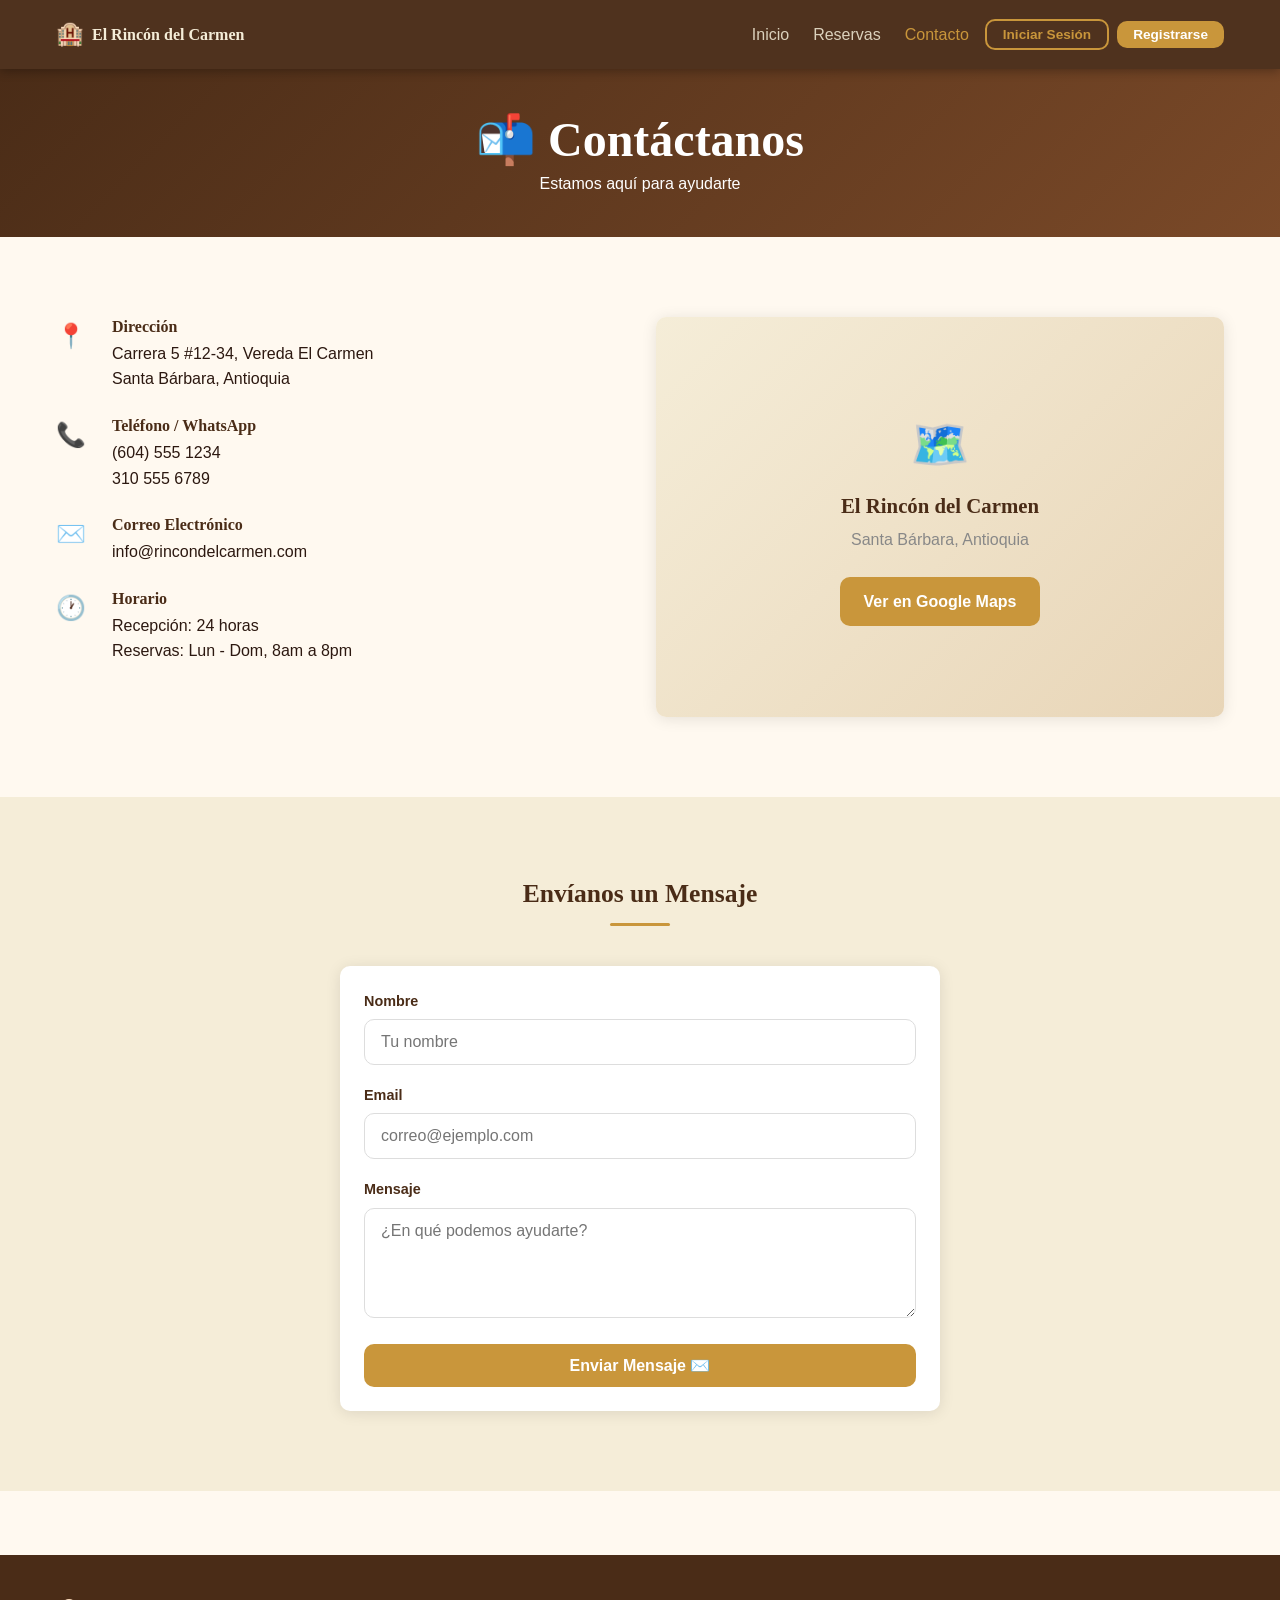
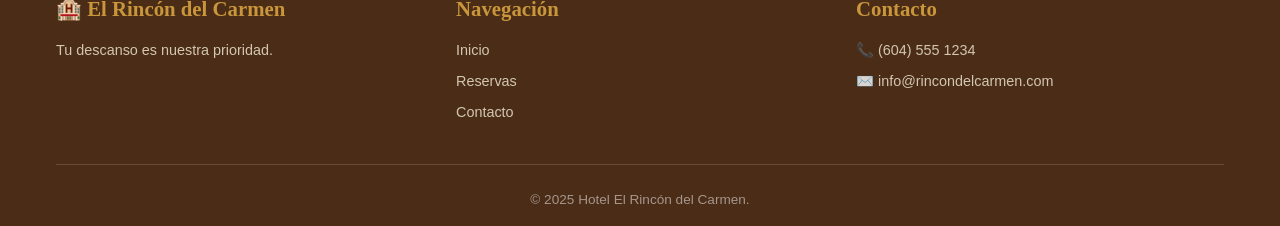
<file: contacto.html>
<!DOCTYPE html>
<html lang="es">
<head>
  <meta charset="UTF-8">
  <meta name="viewport" content="width=device-width, initial-scale=1.0">
  <title>Contacto — Hotel El Rincón del Carmen</title>
  <link rel="stylesheet" href="css/estilos.css">
</head>
<body>

  <!-- BARRA DE NAVEGACIÓN -->
  <nav class="navbar">
    <div class="contenedor navbar-interior">
      <a href="index.html" class="navbar-logo">
        <span>🏨</span>
        <span>El Rincón del Carmen</span>
      </a>
      <button class="hamburguesa" id="hamburguesa" onclick="toggleMenu()">
        <span></span><span></span><span></span>
      </button>
      <div class="navbar-menu" id="navbar-menu">
        <a href="index.html"    class="navbar-link">Inicio</a>
        <a href="reservas.html" class="navbar-link">Reservas</a>
        <a href="contacto.html" class="navbar-link activo">Contacto</a>
        <div class="zona-auth" id="zona-auth"></div>
      </div>
    </div>
  </nav>

  <!-- ENCABEZADO -->
  <div class="contacto-header">
    <div class="contenedor">
      <h1>📬 Contáctanos</h1>
      <p>Estamos aquí para ayudarte</p>
    </div>
  </div>

  <!-- INFORMACIÓN Y MAPA -->
  <section class="seccion">
    <div class="contenedor">
      <div class="contacto-grid">

        <!-- Datos de contacto -->
        <div>
          <div class="contacto-info-item">
            <span class="contacto-icono">📍</span>
            <div>
              <h4>Dirección</h4>
              <p>Carrera 5 #12-34, Vereda El Carmen<br>Santa Bárbara, Antioquia</p>
            </div>
          </div>

          <div class="contacto-info-item">
            <span class="contacto-icono">📞</span>
            <div>
              <h4>Teléfono / WhatsApp</h4>
              <p>(604) 555 1234</p>
              <p>310 555 6789</p>
            </div>
          </div>

          <div class="contacto-info-item">
            <span class="contacto-icono">✉️</span>
            <div>
              <h4>Correo Electrónico</h4>
              <p>info@rincondelcarmen.com</p>
            </div>
          </div>

          <div class="contacto-info-item">
            <span class="contacto-icono">🕐</span>
            <div>
              <h4>Horario</h4>
              <p>Recepción: 24 horas</p>
              <p>Reservas: Lun - Dom, 8am a 8pm</p>
            </div>
          </div>
        </div>

        <!-- Mapa -->
        <div>
          <div class="mapa-contenedor">
            <div style="font-size:3rem">🗺️</div>
            <h3 style="color:var(--primario)">El Rincón del Carmen</h3>
            <p style="color:var(--gris)">Santa Bárbara, Antioquia</p>
            <a href="https://maps.google.com" target="_blank" rel="noopener"
               class="btn btn-primario" style="margin-top:1rem">
              Ver en Google Maps
            </a>
          </div>
        </div>

      </div>
    </div>
  </section>

  <!-- FORMULARIO DE CONTACTO -->
  <section class="seccion" style="background-color: var(--crema)">
    <div class="contenedor">
      <div class="seccion-titulo">
        <h2>Envíanos un Mensaje</h2>
        <div class="divider"></div>
      </div>

      <div style="max-width:600px; margin:0 auto">
        <div class="contacto-card">
          <div id="msg-contacto"></div>
          <form onsubmit="enviarMensaje(); return false;">
            <div class="form-grupo">
              <label for="c-nombre">Nombre</label>
              <input type="text" id="c-nombre" required placeholder="Tu nombre">
            </div>
            <div class="form-grupo">
              <label for="c-email">Email</label>
              <input type="email" id="c-email" required placeholder="correo@ejemplo.com">
            </div>
            <div class="form-grupo">
              <label for="c-mensaje">Mensaje</label>
              <textarea id="c-mensaje" required placeholder="¿En qué podemos ayudarte?"></textarea>
            </div>
            <button type="submit" class="btn btn-primario" style="width:100%">
              Enviar Mensaje ✉️
            </button>
          </form>
        </div>
      </div>
    </div>
  </section>

  <!-- FOOTER -->
  <footer class="footer">
    <div class="contenedor">
      <div class="footer-grid">
        <div class="footer-columna">
          <h3>🏨 El Rincón del Carmen</h3>
          <p>Tu descanso es nuestra prioridad.</p>
        </div>
        <div class="footer-columna">
          <h3>Navegación</h3>
          <a href="index.html">Inicio</a>
          <a href="reservas.html">Reservas</a>
          <a href="contacto.html">Contacto</a>
        </div>
        <div class="footer-columna">
          <h3>Contacto</h3>
          <p>📞 (604) 555 1234</p>
          <p>✉️ info@rincondelcarmen.com</p>
        </div>
      </div>
      <p class="footer-copy">© 2025 Hotel El Rincón del Carmen.</p>
    </div>
  </footer>

  <!-- MODALES DE AUTH -->
  <div class="modal-fondo" id="modal-login" style="display:none">
    <div class="modal">
      <div class="modal-cabecera">
        <h3>🔐 Iniciar Sesión</h3>
        <button class="btn-cerrar" onclick="cerrarLogin()">&times;</button>
      </div>
      <div class="modal-cuerpo">
        <div id="msg-login"></div>
        <form id="form-login">
          <div class="form-grupo">
            <label for="login-email">Email</label>
            <input type="email" id="login-email" required placeholder="correo@ejemplo.com">
          </div>
          <div class="form-grupo">
            <label for="login-contrasena">Contraseña</label>
            <input type="password" id="login-contrasena" required>
          </div>
          <button type="submit" class="btn btn-primario" style="width:100%">Iniciar Sesión</button>
        </form>
        <p style="text-align:center; margin-top:1rem; color:var(--gris)">
          ¿No tienes cuenta? <a href="#" onclick="abrirRegistro()">Regístrate</a>
        </p>
      </div>
    </div>
  </div>

  <div class="modal-fondo" id="modal-registro" style="display:none">
    <div class="modal">
      <div class="modal-cabecera">
        <h3>📝 Crear Cuenta</h3>
        <button class="btn-cerrar" onclick="cerrarRegistro()">&times;</button>
      </div>
      <div class="modal-cuerpo">
        <div id="msg-registro"></div>
        <form id="form-registro">
          <div class="form-grupo">
            <label for="reg-id">Número de Identificación</label>
            <input type="text" id="reg-id" required>
          </div>
          <div class="form-grupo">
            <label for="reg-nombre">Nombre Completo</label>
            <input type="text" id="reg-nombre" required>
          </div>
          <div class="form-grupo">
            <label for="reg-nacionalidad">Nacionalidad</label>
            <input type="text" id="reg-nacionalidad" required>
          </div>
          <div class="form-grupo">
            <label for="reg-email">Email</label>
            <input type="email" id="reg-email" required>
          </div>
          <div class="form-grupo">
            <label for="reg-telefono">Teléfono</label>
            <input type="tel" id="reg-telefono" required>
          </div>
          <div class="form-grupo">
            <label for="reg-contrasena">Contraseña</label>
            <input type="password" id="reg-contrasena" required minlength="6">
          </div>
          <button type="submit" class="btn btn-primario" style="width:100%">Crear Cuenta</button>
        </form>
        <p style="text-align:center; margin-top:1rem; color:var(--gris)">
          ¿Ya tienes cuenta? <a href="#" onclick="abrirLogin()">Inicia sesión</a>
        </p>
      </div>
    </div>
  </div>

  <script src="js/datos.js"></script>
  <script src="js/auth.js"></script>
  <script>
    function toggleMenu() {
      document.getElementById('hamburguesa').classList.toggle('activo');
      document.getElementById('navbar-menu').classList.toggle('activo');
    }

    document.addEventListener('DOMContentLoaded', function() {
      inicializarAuth();
    });

    function enviarMensaje() {
      var nombre = document.getElementById('c-nombre').value;
      document.getElementById('msg-contacto').innerHTML =
        '<div class="alerta alerta-exito">✅ ¡Gracias, ' + nombre + '! Te responderemos pronto.</div>';
      document.querySelector('form').reset();
    }
  </script>

</body>
</html>
</file>
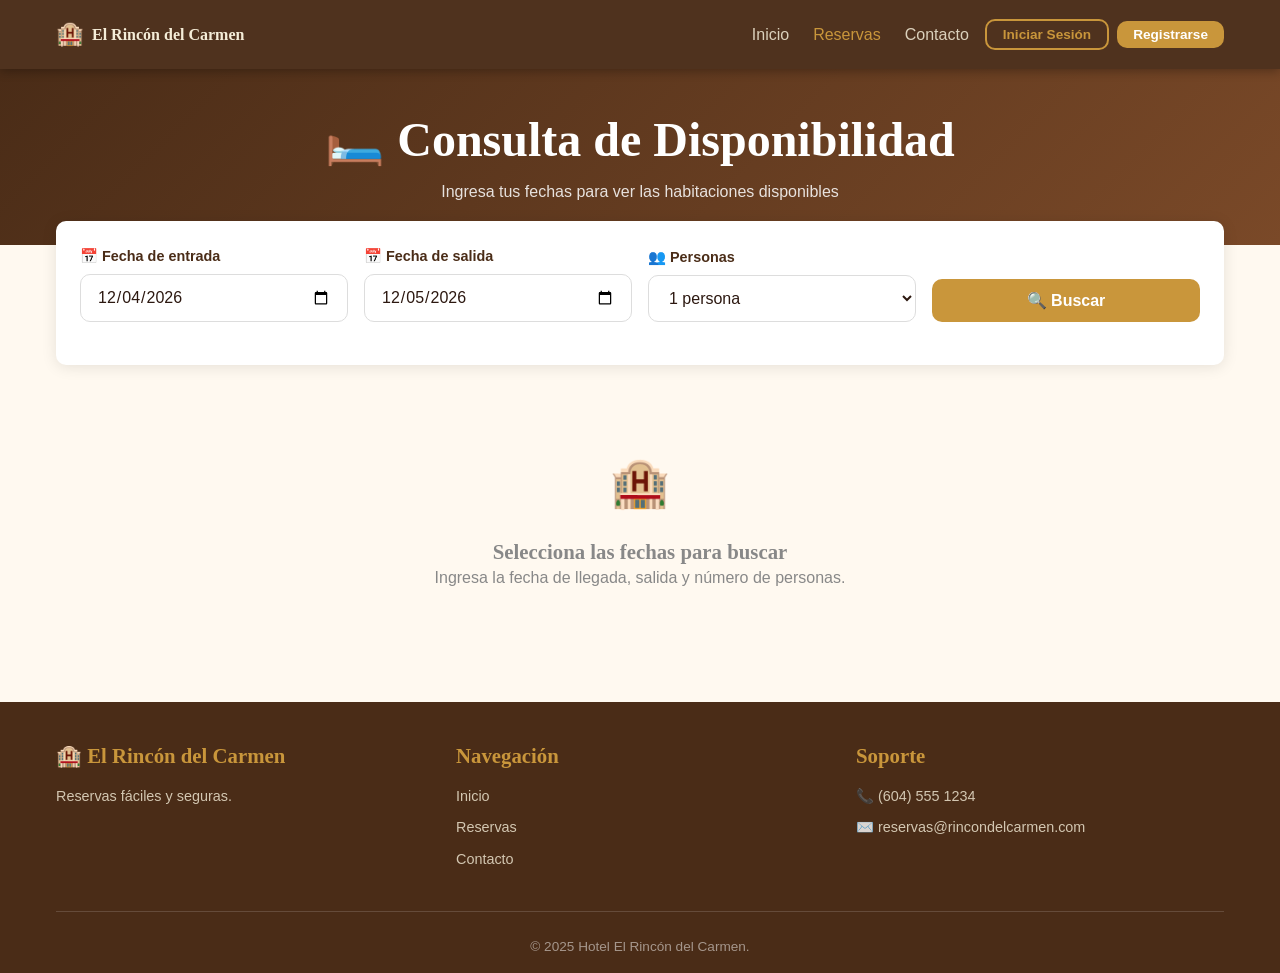
<file: reservas.html>
<!DOCTYPE html>
<html lang="es">
<head>
  <meta charset="UTF-8">
  <meta name="viewport" content="width=device-width, initial-scale=1.0">
  <title>Reservas — Hotel El Rincón del Carmen</title>
  <link rel="stylesheet" href="css/estilos.css">
</head>
<body>

  <!-- BARRA DE NAVEGACIÓN -->
  <nav class="navbar">
    <div class="contenedor navbar-interior">
      <a href="index.html" class="navbar-logo">
        <span>🏨</span>
        <span>El Rincón del Carmen</span>
      </a>
      <button class="hamburguesa" id="hamburguesa" onclick="toggleMenu()">
        <span></span><span></span><span></span>
      </button>
      <div class="navbar-menu" id="navbar-menu">
        <a href="index.html"    class="navbar-link">Inicio</a>
        <a href="reservas.html" class="navbar-link activo">Reservas</a>
        <a href="contacto.html" class="navbar-link">Contacto</a>
        <div class="zona-auth" id="zona-auth"></div>
      </div>
    </div>
  </nav>

  <!-- ===== ENCABEZADO DE LA PÁGINA ===== -->
  <div class="reservas-header">
    <div class="contenedor">
      <h1>🛏️ Consulta de Disponibilidad</h1>
      <p>Ingresa tus fechas para ver las habitaciones disponibles</p>
    </div>
  </div>

  <div class="contenedor">

    <!-- ===== FORMULARIO DE BÚSQUEDA ===== -->
    <div class="busqueda-panel">
      <!-- onsubmit llama a la función buscarHabitaciones() cuando el usuario hace clic en Buscar -->
      <form onsubmit="buscarHabitaciones(); return false;">
        <div class="busqueda-grid">

          <div class="form-grupo">
            <label for="checkIn">📅 Fecha de entrada</label>
            <input type="date" id="checkIn" required>
          </div>

          <div class="form-grupo">
            <label for="checkOut">📅 Fecha de salida</label>
            <input type="date" id="checkOut" required>
          </div>

          <div class="form-grupo">
            <label for="personas">👥 Personas</label>
            <select id="personas">
              <option value="1">1 persona</option>
              <option value="2">2 personas</option>
              <option value="3">3 personas</option>
              <option value="4">4 personas</option>
              <option value="5">5 personas</option>
              <option value="6">6 personas</option>
            </select>
          </div>

          <div class="form-grupo" style="display:flex; align-items:flex-end">
            <button type="submit" class="btn btn-primario" style="width:100%">
              🔍 Buscar
            </button>
          </div>

        </div>
      </form>
      <!-- Aquí aparece el mensaje si las fechas son inválidas -->
      <div id="alerta-busqueda"></div>
    </div>

    <!-- ===== RESULTADOS DE BÚSQUEDA =====
         Este div se llena con JavaScript cuando el usuario busca -->
    <section style="margin-bottom: 2rem">
      <div id="resultados">
        <!-- Mensaje inicial antes de buscar -->
        <div class="sin-resultados">
          <div class="icono">🏨</div>
          <h3>Selecciona las fechas para buscar</h3>
          <p>Ingresa la fecha de llegada, salida y número de personas.</p>
        </div>
      </div>
    </section>

    <!-- ===== MIS RESERVAS =====
         Solo se muestra si el usuario tiene sesión iniciada.
         JavaScript controla si se ve o no. -->
    <section class="mis-reservas-seccion" id="mis-reservas" style="display:none">
      <h3>📋 Mis Reservas</h3>
      <!-- Este div se llena con JavaScript -->
      <div id="lista-mis-reservas"></div>
    </section>

  </div>

  <!-- ===== FOOTER ===== -->
  <footer class="footer">
    <div class="contenedor">
      <div class="footer-grid">
        <div class="footer-columna">
          <h3>🏨 El Rincón del Carmen</h3>
          <p>Reservas fáciles y seguras.</p>
        </div>
        <div class="footer-columna">
          <h3>Navegación</h3>
          <a href="index.html">Inicio</a>
          <a href="reservas.html">Reservas</a>
          <a href="contacto.html">Contacto</a>
        </div>
        <div class="footer-columna">
          <h3>Soporte</h3>
          <p>📞 (604) 555 1234</p>
          <p>✉️ reservas@rincondelcarmen.com</p>
        </div>
      </div>
      <p class="footer-copy">© 2025 Hotel El Rincón del Carmen.</p>
    </div>
  </footer>


  <!-- ===== MODAL: DETALLE Y RESERVA DE HABITACIÓN ===== -->
  <div class="modal-fondo" id="modal-detalle" style="display:none">
    <div class="modal" style="max-width:650px">

      <div class="modal-cabecera">
        <!-- El título se cambia con JavaScript según la habitación seleccionada -->
        <h3 id="modal-detalle-titulo">Detalle de Habitación</h3>
        <button class="btn-cerrar"
          onclick="controlarModal('modal-detalle', 'cerrar')">&times;</button>
      </div>

      <!-- El cuerpo del modal se llena completamente con JavaScript -->
      <div class="modal-cuerpo" id="modal-detalle-cuerpo"></div>

      <div class="modal-pie">
        <button class="btn btn-secundario"
          onclick="controlarModal('modal-detalle', 'cerrar')">Cerrar</button>
        <!-- Al hacer clic en este botón se llama confirmarReserva() -->
        <button class="btn btn-primario" id="btn-confirmar-reserva"
          onclick="confirmarReserva()">Confirmar Reserva</button>
      </div>

    </div>
  </div>


  <!-- ===== MODAL: INICIAR SESIÓN ===== -->
  <div class="modal-fondo" id="modal-login" style="display:none">
    <div class="modal">
      <div class="modal-cabecera">
        <h3>🔐 Iniciar Sesión</h3>
        <button class="btn-cerrar" onclick="cerrarLogin()">&times;</button>
      </div>
      <div class="modal-cuerpo">
        <div id="msg-login"></div>
        <form id="form-login">
          <div class="form-grupo">
            <label for="login-email">Email</label>
            <input type="email" id="login-email" required placeholder="correo@ejemplo.com">
          </div>
          <div class="form-grupo">
            <label for="login-contrasena">Contraseña</label>
            <input type="password" id="login-contrasena" required placeholder="Tu contraseña">
          </div>
          <button type="submit" class="btn btn-primario" style="width:100%">Iniciar Sesión</button>
        </form>
        <p style="text-align:center; margin-top:1rem; color:var(--gris)">
          ¿No tienes cuenta? <a href="#" onclick="abrirRegistro()">Regístrate aquí</a>
        </p>
        <div style="margin-top:1rem; padding:0.8rem; background:var(--crema);
                    border-radius:8px; font-size:0.85rem; color:var(--gris)">
          <strong>Prueba con:</strong><br>
          Admin: admin@hotel.com / admin123<br>
          Cliente: juan@test.com / test123
        </div>
      </div>
    </div>
  </div>


  <!-- ===== MODAL: REGISTRO ===== -->
  <div class="modal-fondo" id="modal-registro" style="display:none">
    <div class="modal">
      <div class="modal-cabecera">
        <h3>📝 Crear Cuenta</h3>
        <button class="btn-cerrar" onclick="cerrarRegistro()">&times;</button>
      </div>
      <div class="modal-cuerpo">
        <div id="msg-registro"></div>
        <form id="form-registro">
          <div class="form-grupo">
            <label for="reg-id">Número de Identificación</label>
            <input type="text" id="reg-id" required placeholder="CC, CE, Pasaporte...">
          </div>
          <div class="form-grupo">
            <label for="reg-nombre">Nombre Completo</label>
            <input type="text" id="reg-nombre" required placeholder="Tu nombre completo">
          </div>
          <div class="form-grupo">
            <label for="reg-nacionalidad">Nacionalidad</label>
            <input type="text" id="reg-nacionalidad" required placeholder="Ej: Colombiana">
          </div>
          <div class="form-grupo">
            <label for="reg-email">Email</label>
            <input type="email" id="reg-email" required placeholder="correo@ejemplo.com">
          </div>
          <div class="form-grupo">
            <label for="reg-telefono">Teléfono</label>
            <input type="tel" id="reg-telefono" required placeholder="Ej: 3001234567">
          </div>
          <div class="form-grupo">
            <label for="reg-contrasena">Contraseña (mínimo 6 caracteres)</label>
            <input type="password" id="reg-contrasena" required minlength="6">
          </div>
          <button type="submit" class="btn btn-primario" style="width:100%">Crear Cuenta</button>
        </form>
        <p style="text-align:center; margin-top:1rem; color:var(--gris)">
          ¿Ya tienes cuenta? <a href="#" onclick="abrirLogin()">Inicia sesión aquí</a>
        </p>
      </div>
    </div>
  </div>


  <!-- Scripts -->
  <script src="js/datos.js"></script>
  <script src="js/auth.js"></script>
  <script src="js/reservas.js"></script>

  <script>
    function toggleMenu() {
      document.getElementById('hamburguesa').classList.toggle('activo');
      document.getElementById('navbar-menu').classList.toggle('activo');
    }
  </script>

</body>
</html>
</file>
<file: css/estilos.css>
/* ================================================
   ESTILOS.CSS — Hotel El Rincón del Carmen
   Diseño Mobile First: primero se diseña para móvil,
   luego se agranda para pantallas más grandes con
   @media queries al final del archivo.
   ================================================ */


/* ===== VARIABLES DE COLOR =====
   Las variables CSS se declaran en :root y se pueden
   reusar en todo el archivo con var(--nombre) */
:root {
  --primario:       #4A2C17;   /* Café oscuro - color principal */
  --primario-claro: #7A4928;   /* Café medio */
  --dorado:         #C9963B;   /* Dorado - color de acento */
  --crema:          #F5EDD8;   /* Crema claro - fondos suaves */
  --fondo:          #FFF9F0;   /* Blanco cálido - fondo de la página */
  --texto:          #2C1810;   /* Color del texto principal */
  --gris:           #888888;   /* Texto secundario / subtítulos */
  --blanco:         #FFFFFF;
  --exito:          #27ae60;   /* Verde para mensajes de éxito */
  --peligro:        #e74c3c;   /* Rojo para cancelar / errores */
  --borde-radio:    10px;      /* Redondez de las esquinas */
  --sombra:         0 2px 15px rgba(0, 0, 0, 0.10); /* Sombra suave */
  --sombra-fuerte:  0 5px 25px rgba(0, 0, 0, 0.20); /* Sombra más marcada */
  --transicion:     all 0.3s ease; /* Velocidad de las animaciones */
}


/* ===== RESET BÁSICO =====
   Estos estilos eliminan los márgenes y paddings que los
   navegadores agregan por defecto a los elementos. */
* {
  margin: 0;
  padding: 0;
  box-sizing: border-box; /* El padding no agranda el elemento */
}

html {
  scroll-behavior: smooth; /* Desplazamiento suave al hacer clic en anclas */
}

body {
  font-family: 'Segoe UI', Tahoma, Geneva, Verdana, sans-serif;
  background-color: var(--fondo);
  color: var(--texto);
  line-height: 1.6; /* Espacio entre líneas de texto */
  font-size: 16px;
}

img {
  max-width: 100%; /* Las imágenes nunca se salen de su contenedor */
  display: block;
}


/* ===== TIPOGRAFÍA ===== */
h1, h2, h3, h4 {
  font-family: Georgia, 'Times New Roman', serif; /* Fuente más elegante */
  line-height: 1.3;
}

h1 { font-size: 2rem; }
h2 { font-size: 1.6rem; }
h3 { font-size: 1.3rem; }

a {
  color: var(--dorado);
  text-decoration: none;
  transition: var(--transicion);
}

a:hover { color: var(--primario); }


/* ===== CONTENEDOR CENTRADO =====
   Limita el ancho del contenido y lo centra. */
.contenedor {
  max-width: 1200px;
  margin: 0 auto;   /* auto en los lados centra el elemento */
  padding: 0 1rem;  /* Espacio a los lados para móvil */
}


/* ===== BOTONES ===== */
.btn {
  display: inline-block;
  padding: 0.75rem 1.5rem;
  border: none;
  border-radius: var(--borde-radio);
  cursor: pointer;       /* El cursor cambia a mano al pasar por encima */
  font-size: 1rem;
  font-weight: 600;
  transition: var(--transicion);
  text-align: center;
  text-decoration: none;
  font-family: inherit;  /* Heredar la fuente del body */
}

.btn-primario {
  background-color: var(--dorado);
  color: var(--blanco);
}

.btn-primario:hover {
  background-color: var(--primario);
  color: var(--blanco);
  transform: translateY(-2px); /* Sube un poco al pasar el mouse */
  box-shadow: var(--sombra-fuerte);
}

.btn-secundario {
  background-color: transparent;
  color: var(--dorado);
  border: 2px solid var(--dorado);
}

.btn-secundario:hover {
  background-color: var(--dorado);
  color: var(--blanco);
}

.btn-peligro {
  background-color: var(--peligro);
  color: var(--blanco);
}

.btn-peligro:hover {
  background-color: #c0392b;
  transform: translateY(-2px);
}

.btn-sm {
  padding: 0.4rem 1rem; /* Botón más pequeño */
  font-size: 0.85rem;
}

/* Botón desactivado: no se puede hacer clic */
.btn:disabled {
  opacity: 0.6;
  cursor: not-allowed;
  transform: none !important; /* !important evita que otras reglas lo cambien */
}


/* ===== SECCIONES ===== */
.seccion {
  padding: 3rem 0;
}

.seccion-titulo {
  text-align: center;
  margin-bottom: 2.5rem;
}

.seccion-titulo h2 { color: var(--primario); }
.seccion-titulo p  { color: var(--gris); }

/* Línea decorativa debajo del título */
.divider {
  width: 60px;
  height: 3px;
  background-color: var(--dorado);
  margin: 0.8rem auto;
  border-radius: 2px;
}


/* ===== FORMULARIOS ===== */
.form-grupo {
  margin-bottom: 1.2rem;
}

.form-grupo label {
  display: block;       /* El label ocupa toda la línea */
  margin-bottom: 0.4rem;
  font-weight: 600;
  color: var(--primario);
  font-size: 0.9rem;
}

/* Estilos para inputs, selects y textareas */
.form-grupo input,
.form-grupo select,
.form-grupo textarea {
  width: 100%;
  padding: 0.8rem 1rem;
  border: 1.5px solid #ddd;
  border-radius: var(--borde-radio);
  font-size: 1rem;
  background-color: var(--blanco);
  color: var(--texto);
  transition: var(--transicion);
  font-family: inherit;
}

/* Cuando el campo está seleccionado (focus) */
.form-grupo input:focus,
.form-grupo select:focus,
.form-grupo textarea:focus {
  outline: none; /* Quitar el borde azul del navegador */
  border-color: var(--dorado);
  box-shadow: 0 0 0 3px rgba(201, 150, 59, 0.2);
}

.form-grupo textarea {
  min-height: 110px;
  resize: vertical; /* Solo se puede redimensionar verticalmente */
}


/* ===== MENSAJES DE ALERTA ===== */
.alerta {
  padding: 0.9rem 1rem;
  border-radius: var(--borde-radio);
  margin-bottom: 1rem;
  font-weight: 500;
}

.alerta-exito {
  background-color: #d4edda;
  color: #155724;
  border: 1px solid #c3e6cb;
}

.alerta-error {
  background-color: #f8d7da;
  color: #721c24;
  border: 1px solid #f5c6cb;
}

.alerta-info {
  background-color: #d1ecf1;
  color: #0c5460;
  border: 1px solid #bee5eb;
}


/* ===== MODALES (ventanas emergentes) =====
   El fondo oscuro que cubre toda la pantalla. */
.modal-fondo {
  display: none;           /* Oculto por defecto */
  position: fixed;         /* fixed = siempre visible aunque hagas scroll */
  top: 0; left: 0;
  width: 100%; height: 100%;
  background-color: rgba(0, 0, 0, 0.65); /* Negro semitransparente */
  z-index: 1000;           /* Encima de todo lo demás */
  justify-content: center;
  align-items: flex-start;
  padding: 1rem;
  overflow-y: auto;        /* Scroll si el modal es muy largo */
}

/* Cuando el JS agrega display:flex para mostrar el modal */
.modal-fondo[style*="flex"] {
  display: flex !important;
}

/* La caja blanca del modal */
.modal {
  background-color: var(--blanco);
  border-radius: var(--borde-radio);
  max-width: 550px;
  width: 100%;
  margin: auto;            /* Centrar verticalmente */
  box-shadow: var(--sombra-fuerte);
  /* Animación de entrada */
  animation: aparecer 0.3s ease;
}

/* Animación: el modal aparece escalando desde más pequeño */
@keyframes aparecer {
  from { opacity: 0; transform: scale(0.9) translateY(-20px); }
  to   { opacity: 1; transform: scale(1)   translateY(0); }
}

.modal-cabecera {
  padding: 1.2rem 1.5rem;
  background-color: var(--primario);
  color: var(--blanco);
  border-radius: var(--borde-radio) var(--borde-radio) 0 0; /* Solo esquinas superiores */
  display: flex;
  justify-content: space-between;
  align-items: center;
}

.modal-cabecera h3 { color: var(--blanco); font-size: 1.1rem; }

.btn-cerrar {
  background: none;
  border: none;
  color: var(--blanco);
  font-size: 1.5rem;
  cursor: pointer;
  padding: 0 0.4rem;
  line-height: 1;
  border-radius: 4px;
  transition: var(--transicion);
}
.btn-cerrar:hover { background-color: rgba(255,255,255,0.2); }

.modal-cuerpo { padding: 1.5rem; }

.modal-pie {
  padding: 1rem 1.5rem;
  border-top: 1px solid #eee;
  display: flex;
  gap: 1rem;
  justify-content: flex-end;
  flex-wrap: wrap;
}


/* ===== CARDS (tarjetas) ===== */
.card {
  background-color: var(--blanco);
  border-radius: var(--borde-radio);
  box-shadow: var(--sombra);
  overflow: hidden;          /* El contenido no se sale de los bordes */
  transition: var(--transicion);
}

.card:hover {
  transform: translateY(-4px);
  box-shadow: var(--sombra-fuerte);
}


/* ===== ETIQUETAS DE SERVICIOS ===== */
.servicio-tag {
  display: inline-block;
  background-color: var(--crema);
  color: var(--primario);
  padding: 0.2rem 0.7rem;
  border-radius: 20px;       /* Muy redondeado = forma de pastilla */
  font-size: 0.8rem;
  margin: 0.2rem;
  border: 1px solid rgba(201, 150, 59, 0.4);
}


/* ===== BADGES (pequeñas etiquetas de estado) ===== */
.badge {
  display: inline-block;
  padding: 0.2rem 0.7rem;
  border-radius: 20px;
  font-size: 0.8rem;
  font-weight: 600;
}

.badge-activo    { background-color: #d4edda; color: #155724; }
.badge-cancelado { background-color: #f8d7da; color: #721c24; }


/* ===== GRIDS DE HABITACIONES ===== */
.grid-habitaciones {
  display: grid;
  /* En móvil: una columna */
  grid-template-columns: 1fr;
  gap: 1.5rem;
}


/* ===== MENSAJE CUANDO NO HAY RESULTADOS ===== */
.sin-resultados {
  text-align: center;
  padding: 3rem 1rem;
  color: var(--gris);
}

.sin-resultados .icono { font-size: 3rem; margin-bottom: 1rem; }


/* ===== BARRA DE NAVEGACIÓN ===== */
.navbar {
  background-color: rgba(74, 44, 23, 0.97);
  box-shadow: 0 2px 10px rgba(0, 0, 0, 0.3);
  position: sticky; /* Se queda fija arriba al hacer scroll */
  top: 0;
  z-index: 500;     /* Encima del contenido pero debajo de los modales */
}

.navbar-interior {
  display: flex;
  align-items: center;
  justify-content: space-between;
  padding: 0.85rem 1rem;
  flex-wrap: wrap;
  gap: 0.5rem;
}

.navbar-logo {
  display: flex;
  align-items: center;
  gap: 0.5rem;
  color: var(--crema);
  text-decoration: none;
  font-family: Georgia, serif;
  font-size: 1rem;
  font-weight: bold;
}

.navbar-logo:hover      { color: var(--dorado); }
.navbar-logo span:first-child { font-size: 1.4rem; }

/* Botón de menú para móvil (tres líneas horizontales) */
.hamburguesa {
  display: flex;
  flex-direction: column;
  gap: 5px;
  background: none;
  border: none;
  cursor: pointer;
  padding: 4px;
}

.hamburguesa span {
  display: block;
  width: 25px;
  height: 2px;
  background-color: var(--crema);
  border-radius: 2px;
  transition: var(--transicion);
}

/* Animación de X cuando el menú está abierto */
.hamburguesa.activo span:nth-child(1) { transform: rotate(45deg) translate(5px, 5px); }
.hamburguesa.activo span:nth-child(2) { opacity: 0; }
.hamburguesa.activo span:nth-child(3) { transform: rotate(-45deg) translate(5px, -5px); }

/* El menú se oculta en móvil por defecto */
.navbar-menu {
  display: none;
  flex-direction: column;
  width: 100%;
  padding: 0.5rem 0;
  gap: 0.3rem;
}

.navbar-menu.activo { display: flex; } /* Se muestra al hacer clic en hamburguesa */

.navbar-link {
  color: rgba(245, 237, 216, 0.85);
  text-decoration: none;
  padding: 0.5rem;
  border-radius: 6px;
  transition: var(--transicion);
}

.navbar-link:hover,
.navbar-link.activo {
  color: var(--dorado);
}

.zona-auth {
  display: flex;
  flex-wrap: wrap;
  gap: 0.5rem;
  align-items: center;
  padding-top: 0.5rem;
}

.navbar-saludo {
  color: var(--crema);
  font-size: 0.9rem;
}


/* ===== CARRUSEL ===== */
.carrusel {
  position: relative;   /* Para posicionar los botones dentro */
  width: 100%;
  overflow: hidden;     /* Ocultar lo que se salga */
}

/* Cada slide */
.slide {
  display: none;        /* Ocultos por defecto */
  position: relative;
  animation: aparecer 0.5s ease; /* Aparece con fade cuando se activa */
}

.slide.activo {
  display: block;       /* Solo el activo se ve */
}

.slide img {
  width: 100%;
  height: 65vh;         /* 65% de la altura de la pantalla */
  min-height: 300px;
  object-fit: cover;    /* La imagen llena el espacio sin distorsionarse */
}

/* Texto sobre el slide */
.slide-caption {
  position: absolute;
  bottom: 0; left: 0; right: 0;
  background: linear-gradient(to top, rgba(0,0,0,0.75), transparent);
  color: var(--blanco);
  padding: 2rem 1.5rem;
  text-align: center;
}

.slide-caption h2 {
  font-size: 1.5rem;
  color: var(--blanco);
  text-shadow: 1px 1px 4px rgba(0,0,0,0.6);
  margin-bottom: 0.4rem;
}

.slide-caption p {
  opacity: 0.9;
  font-size: 1rem;
}

/* Botones de anterior y siguiente */
.carrusel-btn {
  position: absolute;
  top: 50%;
  transform: translateY(-50%);
  background: rgba(255,255,255,0.15);
  border: 2px solid rgba(255,255,255,0.7);
  color: var(--blanco);
  width: 44px;
  height: 44px;
  border-radius: 50%;   /* Círculo */
  cursor: pointer;
  font-size: 1.1rem;
  z-index: 10;
  transition: var(--transicion);
}

.carrusel-btn:hover { background: rgba(255,255,255,0.35); }

.carrusel-anterior { left: 0.8rem; }
.carrusel-siguiente { right: 0.8rem; }

/* Puntos indicadores abajo del carrusel */
.carrusel-puntos {
  position: absolute;
  bottom: 0.8rem;
  left: 50%;
  transform: translateX(-50%); /* Centrar horizontalmente */
  display: flex;
  gap: 0.5rem;
  z-index: 10;
}

.punto-slide {
  width: 10px; height: 10px;
  border-radius: 50%;
  background: rgba(255,255,255,0.5);
  border: 2px solid rgba(255,255,255,0.8);
  cursor: pointer;
  transition: var(--transicion);
}

.punto-slide.activo {
  background: var(--blanco);
  transform: scale(1.3);
}


/* ===== TARJETAS DE HABITACIONES ===== */
.habitacion-card {
  display: flex;
  flex-direction: column; /* Imagen arriba, texto abajo */
}

.habitacion-imagen-contenedor {
  height: 220px;
  overflow: hidden;
}

.habitacion-imagen-contenedor img {
  width: 100%; height: 100%;
  object-fit: cover;
  transition: transform 0.4s ease;
}

/* La imagen se amplía levemente al pasar el mouse */
.habitacion-card:hover .habitacion-imagen-contenedor img {
  transform: scale(1.05);
}

.habitacion-info {
  padding: 1.2rem;
  display: flex;
  flex-direction: column;
  flex: 1; /* Ocupa el espacio restante de la tarjeta */
}

.habitacion-info h3    { color: var(--primario); margin-bottom: 0.5rem; }
.habitacion-descripcion { color: var(--gris); font-size: 0.9rem; margin-bottom: 0.8rem; flex: 1; }

.habitacion-detalles {
  display: flex;
  gap: 1rem;
  margin-bottom: 0.8rem;
  font-size: 0.9rem;
  color: var(--primario-claro);
  font-weight: 600;
}

.habitacion-servicios { margin-bottom: 1rem; }

.habitacion-precio {
  display: flex;
  align-items: baseline;
  gap: 0.3rem;
  margin-bottom: 0.5rem;
}

.precio-valor {
  font-size: 1.4rem;
  font-weight: bold;
  color: var(--dorado);
  font-family: Georgia, serif;
}

.precio-texto { font-size: 0.85rem; color: var(--gris); }


/* ===== ÁREAS DEL HOTEL ===== */
.areas-grid {
  display: grid;
  grid-template-columns: 1fr;
  gap: 1.2rem;
}

.area-card {
  position: relative;
  border-radius: var(--borde-radio);
  overflow: hidden;
  height: 230px;
}

.area-card img {
  width: 100%; height: 100%;
  object-fit: cover;
  transition: transform 0.5s ease;
}

.area-card:hover img { transform: scale(1.06); }

.area-card-info {
  position: absolute;
  bottom: 0; left: 0; width: 100%;
  padding: 1.2rem;
  background: linear-gradient(to top, rgba(0,0,0,0.75), transparent);
  color: var(--blanco);
}

.area-card-info h3 { font-size: 1.2rem; color: var(--blanco); margin-bottom: 0.2rem; }
.area-card-info p  { font-size: 0.85rem; opacity: 0.85; }


/* ===== FOOTER ===== */
.footer {
  background-color: var(--primario);
  color: var(--crema);
  padding: 2.5rem 0 1rem;
  margin-top: 4rem;
}

.footer-grid {
  display: grid;
  grid-template-columns: 1fr;
  gap: 2rem;
  margin-bottom: 2rem;
}

.footer-columna h3 { color: var(--dorado); margin-bottom: 1rem; }

.footer-columna p,
.footer-columna a {
  color: rgba(245, 237, 216, 0.8);
  font-size: 0.9rem;
  margin-bottom: 0.5rem;
  display: block;
  text-decoration: none;
}

.footer-columna a:hover { color: var(--dorado); }

.footer-copy {
  text-align: center;
  padding-top: 1.5rem;
  border-top: 1px solid rgba(255,255,255,0.15);
  font-size: 0.85rem;
  color: rgba(255,255,255,0.5);
}


/* ===== PÁGINA DE RESERVAS ===== */
.reservas-header {
  background: linear-gradient(135deg, var(--primario), var(--primario-claro));
  color: var(--blanco);
  text-align: center;
  padding: 2.5rem 1rem;
}

.reservas-header h1 { color: var(--blanco); margin-bottom: 0.5rem; }
.reservas-header p  { opacity: 0.85; }

.busqueda-panel {
  background-color: var(--blanco);
  border-radius: var(--borde-radio);
  box-shadow: var(--sombra);
  padding: 1.5rem;
  margin: -1.5rem 0 2rem; /* Margen negativo para solapar con el header */
  position: relative;
  z-index: 10;
}

.busqueda-grid {
  display: grid;
  grid-template-columns: 1fr;
  gap: 1rem;
}

.resultados-info { color: var(--gris); margin-bottom: 1rem; font-size: 0.95rem; }

/* Mis Reservas */
.mis-reservas-seccion {
  background-color: var(--crema);
  border-radius: var(--borde-radio);
  padding: 1.5rem;
  margin-bottom: 2rem;
}

.mis-reservas-seccion h3 { color: var(--primario); margin-bottom: 1rem; }

.reserva-item {
  background-color: var(--blanco);
  border-radius: var(--borde-radio);
  padding: 1rem 1.2rem;
  margin-bottom: 0.8rem;
  box-shadow: var(--sombra);
  display: flex;
  justify-content: space-between;
  align-items: center;
  flex-wrap: wrap;
  gap: 1rem;
  border-left: 4px solid #ccc; /* Borde de color a la izquierda */
}

.reserva-item.activa    { border-left-color: var(--exito); }
.reserva-item.cancelada { border-left-color: var(--peligro); opacity: 0.7; }

.reserva-info h4 { color: var(--primario); margin-bottom: 0.2rem; }
.reserva-info p  { font-size: 0.85rem; color: var(--gris); margin-bottom: 0.1rem; }

/* Grid de detalles dentro del modal de habitación */
.detalle-grid {
  display: grid;
  grid-template-columns: 1fr 1fr;
  gap: 0.8rem;
  margin: 1rem 0;
}

.detalle-item {
  font-size: 0.9rem;
  padding: 0.5rem;
  background-color: var(--crema);
  border-radius: 6px;
}

/* Resumen del precio */
.precio-resumen {
  background: var(--crema);
  padding: 1rem 1.2rem;
  border-radius: var(--borde-radio);
  margin-top: 1rem;
}

.precio-linea {
  display: flex;
  justify-content: space-between;
  margin-bottom: 0.3rem;
  font-size: 0.95rem;
}

.precio-total {
  display: flex;
  justify-content: space-between;
  font-size: 1.2rem;
  font-weight: bold;
  color: var(--primario);
  border-top: 1px solid var(--dorado);
  padding-top: 0.5rem;
  margin-top: 0.5rem;
}


/* ===== PÁGINA DE CONTACTO ===== */
.contacto-header {
  background: linear-gradient(135deg, var(--primario), var(--primario-claro));
  color: var(--blanco);
  text-align: center;
  padding: 2.5rem 1rem;
}

.contacto-header h1 { color: var(--blanco); }

.contacto-grid {
  display: grid;
  grid-template-columns: 1fr;
  gap: 2rem;
}

.contacto-info-item {
  display: flex;
  align-items: flex-start;
  gap: 1rem;
  margin-bottom: 1.5rem;
}

.contacto-icono { font-size: 1.5rem; min-width: 40px; }

.contacto-info-item h4 { color: var(--primario); margin-bottom: 0.2rem; }

.mapa-contenedor {
  border-radius: var(--borde-radio);
  overflow: hidden;
  box-shadow: var(--sombra);
  height: 300px;
  background: linear-gradient(135deg, var(--crema), #e8d5b7);
  display: flex;
  flex-direction: column;
  align-items: center;
  justify-content: center;
  text-align: center;
  gap: 0.5rem;
}

.contacto-card {
  background-color: var(--blanco);
  border-radius: var(--borde-radio);
  padding: 1.5rem;
  box-shadow: var(--sombra);
}


/* ===== PANEL DE ADMINISTRACIÓN ===== */
.admin-header {
  background-color: var(--primario);
  padding: 1rem 0;
  color: var(--blanco);
}

.admin-header-interior {
  display: flex;
  justify-content: space-between;
  align-items: center;
  flex-wrap: wrap;
  gap: 1rem;
}

.admin-logo {
  color: var(--crema);
  font-family: Georgia, serif;
  font-size: 1rem;
  display: flex;
  align-items: center;
  gap: 0.5rem;
}

/* Tabs del panel admin */
.admin-tabs {
  display: flex;
  gap: 0.5rem;
  flex-wrap: wrap;
  margin-bottom: 1.5rem;
}

.admin-tab {
  padding: 0.6rem 1.2rem;
  background: transparent;
  border: 2px solid var(--primario);
  color: var(--primario);
  border-radius: var(--borde-radio);
  cursor: pointer;
  font-size: 0.9rem;
  font-weight: 600;
  transition: var(--transicion);
  font-family: inherit;
}

.admin-tab:hover,
.admin-tab.activo {
  background-color: var(--primario);
  color: var(--blanco);
}

/* Los paneles del admin se ocultan y se muestran con JS */
.admin-panel { display: none; }
.admin-panel.activo { display: block; }

.admin-accion-bar {
  display: flex;
  justify-content: space-between;
  align-items: center;
  margin-bottom: 1.2rem;
  flex-wrap: wrap;
  gap: 1rem;
}

/* Tabla responsiva: scroll horizontal en pantallas pequeñas */
.tabla-responsiva {
  overflow-x: auto;
  border-radius: var(--borde-radio);
  box-shadow: var(--sombra);
}

table {
  width: 100%;
  border-collapse: collapse; /* Eliminar espacio entre celdas */
  background-color: var(--blanco);
  min-width: 550px; /* Ancho mínimo para que no se comprima */
}

thead { background-color: var(--primario); color: var(--blanco); }

th, td {
  padding: 0.8rem 1rem;
  text-align: left;
  border-bottom: 1px solid #eee;
  font-size: 0.9rem;
}

th { font-weight: 600; }

tr:last-child td { border-bottom: none; }
tr:hover td      { background-color: var(--crema); }


/* ================================================
   MEDIA QUERIES — Responsive Design
   Estilos que se aplican solo cuando la pantalla
   tiene cierto ancho mínimo.
   ================================================ */

/* ===== TABLET (600px o más) ===== */
@media (min-width: 600px) {
  h1 { font-size: 2.5rem; }

  .grid-habitaciones { grid-template-columns: repeat(2, 1fr); }
  .footer-grid       { grid-template-columns: repeat(2, 1fr); }
  .busqueda-grid     { grid-template-columns: repeat(2, 1fr); }
  .areas-grid        { grid-template-columns: repeat(2, 1fr); }

  .slide img { height: 75vh; }
  .slide-caption h2 { font-size: 2.2rem; }
}

/* ===== ESCRITORIO (1024px o más) ===== */
@media (min-width: 1024px) {
  h1 { font-size: 3rem; }
  .seccion { padding: 5rem 0; }

  .grid-habitaciones { grid-template-columns: repeat(3, 1fr); }
  .footer-grid       { grid-template-columns: repeat(3, 1fr); }

  /* Formulario de búsqueda en 4 columnas */
  .busqueda-grid { grid-template-columns: repeat(4, 1fr); align-items: end; }

  .contacto-grid   { grid-template-columns: 1fr 1fr; }
  .mapa-contenedor { height: 400px; }

  /* En escritorio: menú horizontal */
  .hamburguesa { display: none; }

  .navbar-menu {
    display: flex !important;
    flex-direction: row;
    width: auto;
    padding: 0;
    align-items: center;
    gap: 0.5rem;
  }

  .zona-auth { padding-top: 0; margin-left: auto; }
}
</file>
